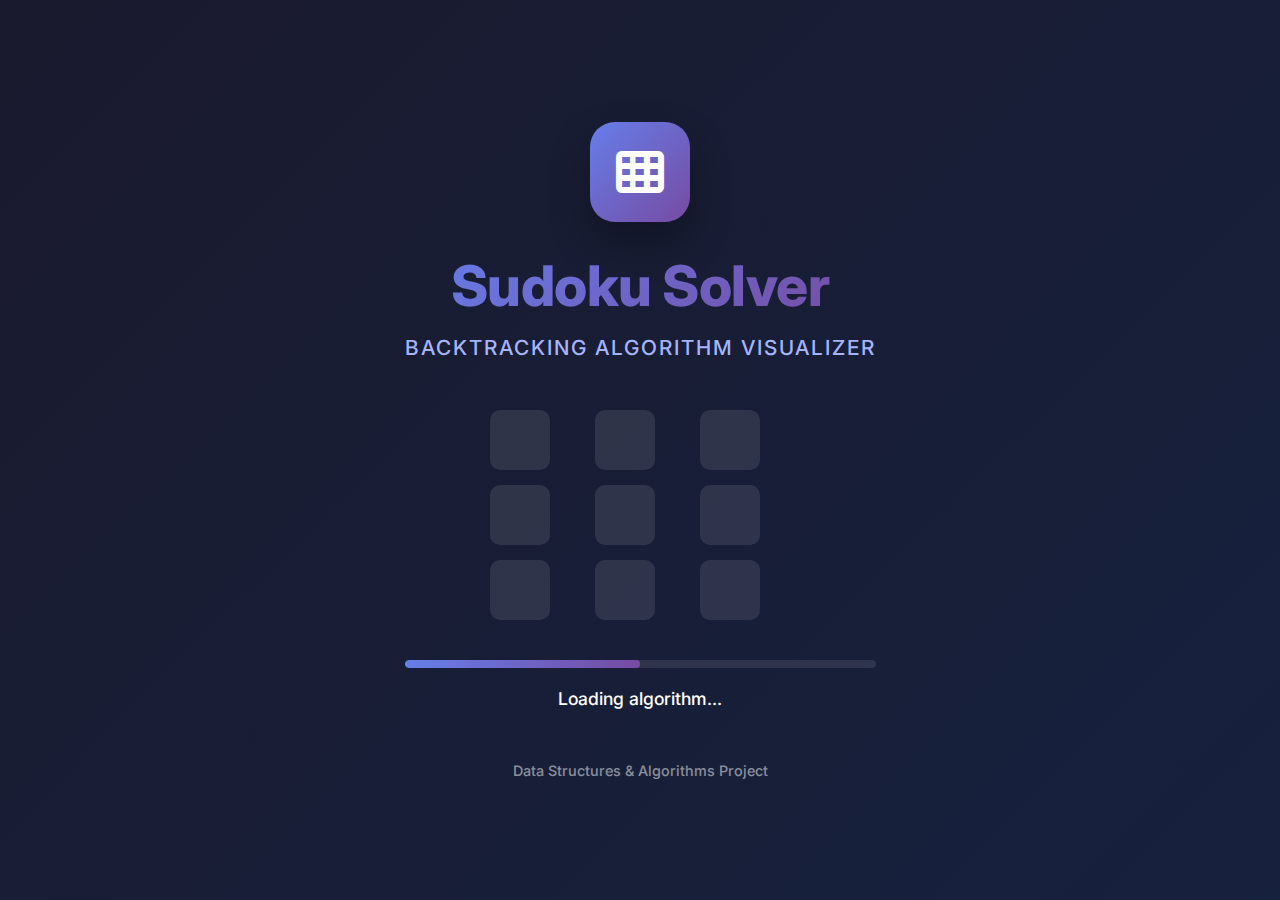
<file: index.html>
<!DOCTYPE html>
<html lang="en">
<head>
    <meta charset="UTF-8">
    <meta name="viewport" content="width=device-width, initial-scale=1.0">
    <title>Sudoku Solver | Loading...</title>
    <link rel="stylesheet" href="https://cdnjs.cloudflare.com/ajax/libs/font-awesome/6.4.0/css/all.min.css">
    <link rel="stylesheet" href="style.css">
    <link rel="preconnect" href="https://fonts.googleapis.com">
    <link rel="preconnect" href="https://fonts.gstatic.com" crossorigin>
    <link href="https://fonts.googleapis.com/css2?family=Inter:wght@300;400;500;600;700;800&display=swap" rel="stylesheet">
</head>
<body>
    <!-- Loading Screen -->
    <div class="loading-screen" id="loading-screen">
        <div class="loading-container">
            <div class="loading-logo">
                <div class="loading-icon">
                    <i class="fas fa-th"></i>
                </div>
                <h1 class="loading-title">Sudoku Solver</h1>
                <p class="loading-subtitle">Backtracking Algorithm Visualizer</p>
            </div>
            
            <div class="loading-animation">
                <div class="loading-grid">
                    <div class="grid-cell"></div>
                    <div class="grid-cell"></div>
                    <div class="grid-cell"></div>
                    <div class="grid-cell"></div>
                    <div class="grid-cell"></div>
                    <div class="grid-cell"></div>
                    <div class="grid-cell"></div>
                    <div class="grid-cell"></div>
                    <div class="grid-cell"></div>
                </div>
                <div class="loading-progress">
                    <div class="progress-bar" id="progress-bar"></div>
                </div>
                <div class="loading-text" id="loading-text">Loading...</div>
            </div>
            
            <div class="loading-footer">
                <p>Data Structures & Algorithms Project</p>
            </div>
        </div>
    </div>
    
    <!-- Main Application (Hidden Initially) -->
    <div class="main-app" id="main-app" style="display: none;">
        <!-- Main app content will be loaded here -->
    </div>

    <script>
        // Loading screen logic
        document.addEventListener('DOMContentLoaded', function() {
            const loadingScreen = document.getElementById('loading-screen');
            const mainApp = document.getElementById('main-app');
            const progressBar = document.getElementById('progress-bar');
            const loadingText = document.getElementById('loading-text');
            
            let progress = 0;
            const messages = [
                "Initializing solver...",
                "Setting up grid...",
                "Loading algorithm...",
                "Preparing UI...",
                "Almost ready..."
            ];
            
            // Simulate loading progress
            const interval = setInterval(() => {
                progress += Math.random() * 15 + 5;
                if (progress > 100) progress = 100;
                
                progressBar.style.width = progress + '%';
                
                // Update loading text
                if (progress < 20) loadingText.textContent = messages[0];
                else if (progress < 40) loadingText.textContent = messages[1];
                else if (progress < 60) loadingText.textContent = messages[2];
                else if (progress < 80) loadingText.textContent = messages[3];
                else loadingText.textContent = messages[4];
                
                // When loading is complete
                if (progress >= 100) {
                    clearInterval(interval);
                    
                    // Add fade out animation
                    loadingScreen.style.animation = 'fadeOut 0.5s ease forwards';
                    
                    // Load main app after a delay
                    setTimeout(() => {
                        loadingScreen.style.display = 'none';
                        
                        // Load the main app page
                        fetch('solver.html')
                            .then(response => response.text())
                            .then(html => {
                                mainApp.innerHTML = html;
                                mainApp.style.display = 'block';
                                mainApp.style.animation = 'fadeIn 0.5s ease forwards';
                                
                                // Load the solver CSS and JS
                                const solverScript = document.createElement('script');
                                solverScript.src = 'solver.js';
                                document.body.appendChild(solverScript);
                            })
                            .catch(error => {
                                console.error('Error loading solver:', error);
                                // Fallback: redirect to solver.html
                                window.location.href = 'solver.html';
                            });
                    }, 500);
                }
            }, 200);
            
            // Skip loading screen on click (for testing)
            loadingScreen.addEventListener('click', function() {
                clearInterval(interval);
                loadingScreen.style.animation = 'fadeOut 0.3s ease forwards';
                setTimeout(() => {
                    loadingScreen.style.display = 'none';
                    window.location.href = 'solver.html';
                }, 300);
            });
        });
    </script>
</body>
</html>
</file>
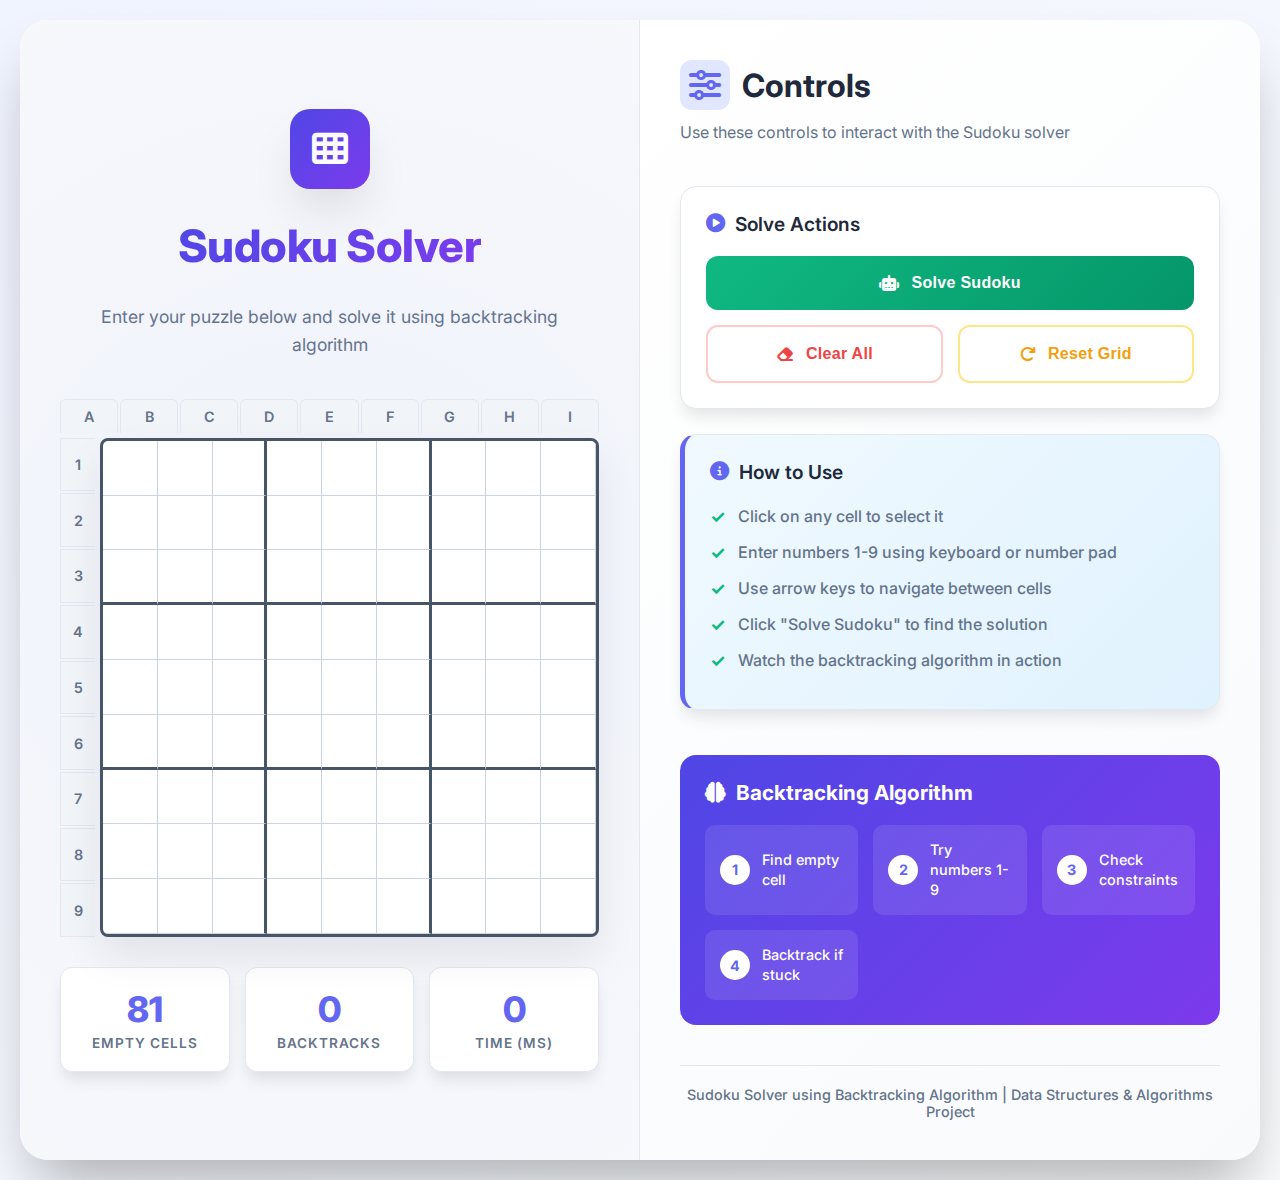
<file: solver.html>
<!DOCTYPE html>
<html lang="en">
<head>
    <meta charset="UTF-8">
    <meta name="viewport" content="width=device-width, initial-scale=1.0">
    <title>Sudoku Solver | Backtracking Algorithm</title>
    <link rel="stylesheet" href="https://cdnjs.cloudflare.com/ajax/libs/font-awesome/6.4.0/css/all.min.css">
    <link rel="stylesheet" href="style.css">
    <link rel="preconnect" href="https://fonts.googleapis.com">
    <link rel="preconnect" href="https://fonts.gstatic.com" crossorigin>
    <link href="https://fonts.googleapis.com/css2?family=Inter:wght@300;400;500;600;700;800&display=swap" rel="stylesheet">
</head>
<body>
    <div class="container">
        <!-- Left Panel: Sudoku Grid -->
        <div class="grid-panel">
            <div class="panel-header">
                <div class="logo">
                    <div class="logo-icon">
                        <i class="fas fa-th"></i>
                    </div>
                    <h1>Sudoku Solver</h1>
                </div>
                <p class="subtitle">Enter your puzzle below and solve it using backtracking algorithm</p>
            </div>
            
            <div class="sudoku-container">
                <!-- Column Labels -->
                <div class="grid-header">
                    <div class="column-label">A</div>
                    <div class="column-label">B</div>
                    <div class="column-label">C</div>
                    <div class="column-label">D</div>
                    <div class="column-label">E</div>
                    <div class="column-label">F</div>
                    <div class="column-label">G</div>
                    <div class="column-label">H</div>
                    <div class="column-label">I</div>
                </div>
                
                <!-- Main Grid -->
                <div class="grid-wrapper">
                    <!-- Row Labels -->
                    <div class="row-labels">
                        <div class="row-label">1</div>
                        <div class="row-label">2</div>
                        <div class="row-label">3</div>
                        <div class="row-label">4</div>
                        <div class="row-label">5</div>
                        <div class="row-label">6</div>
                        <div class="row-label">7</div>
                        <div class="row-label">8</div>
                        <div class="row-label">9</div>
                    </div>
                    
                    <!-- Sudoku Grid -->
                    <div class="grid-main">
                        <div id="sudoku-grid"></div>
                    </div>
                </div>
                
                <!-- Stats Panel -->
                <div class="stats-panel">
                    <div class="stat-card">
                        <div class="stat-value" id="empty-cells">81</div>
                        <div class="stat-label">Empty Cells</div>
                    </div>
                    <div class="stat-card">
                        <div class="stat-value" id="backtracks">0</div>
                        <div class="stat-label">Backtracks</div>
                    </div>
                    <div class="stat-card">
                        <div class="stat-value" id="time-taken">0</div>
                        <div class="stat-label">Time (ms)</div>
                    </div>
                </div>
            </div>
        </div>
        
        <!-- Right Panel: Controls -->
        <div class="controls-panel">
            <div class="controls-header">
                <h2><i class="fas fa-sliders-h"></i> Controls</h2>
                <p class="controls-subtitle">Use these controls to interact with the Sudoku solver</p>
            </div>
            
            <!-- Action Buttons -->
            <div class="control-group">
                <h3 class="control-title">
                    <i class="fas fa-play-circle"></i>
                    Solve Actions
                </h3>
                <div class="action-buttons">
                    <button class="action-btn btn-solve" id="solve-btn">
                        <i class="fas fa-robot"></i>
                        Solve Sudoku
                    </button>
                    <button class="action-btn btn-clear" id="clear-btn">
                        <i class="fas fa-eraser"></i>
                        Clear All
                    </button>
                    <button class="action-btn btn-reset" id="reset-btn">
                        <i class="fas fa-redo"></i>
                        Reset Grid
                    </button>
                </div>
            </div>
            
            <!-- Instructions -->
            <div class="control-group instructions">
                <h3 class="control-title">
                    <i class="fas fa-info-circle"></i>
                    How to Use
                </h3>
                <ul class="instructions-list">
                    <li>Click on any cell to select it</li>
                    <li>Enter numbers 1-9 using keyboard or number pad</li>
                    <li>Use arrow keys to navigate between cells</li>
                    <li>Click "Solve Sudoku" to find the solution</li>
                    <li>Watch the backtracking algorithm in action</li>
                </ul>
            </div>
            
            <!-- Algorithm Info -->
            <div class="algorithm-info">
                <h3><i class="fas fa-brain"></i> Backtracking Algorithm</h3>
                <div class="algorithm-steps">
                    <div class="step">
                        <div class="step-number">1</div>
                        <div class="step-text">Find empty cell</div>
                    </div>
                    <div class="step">
                        <div class="step-number">2</div>
                        <div class="step-text">Try numbers 1-9</div>
                    </div>
                    <div class="step">
                        <div class="step-number">3</div>
                        <div class="step-text">Check constraints</div>
                    </div>
                    <div class="step">
                        <div class="step-number">4</div>
                        <div class="step-text">Backtrack if stuck</div>
                    </div>
                </div>
            </div>
            
            <div class="footer">
                <p>Sudoku Solver using Backtracking Algorithm | Data Structures & Algorithms Project</p>
            </div>
        </div>
    </div>

    <script src="solver.js"></script>
</body>
</html>
</file>
<file: style.css>
/* CSS Variables */
:root {
    --primary: #6366f1;
    --primary-dark: #4f46e5;
    --primary-light: #a5b4fc;
    --secondary: #10b981;
    --secondary-dark: #059669;
    --danger: #ef4444;
    --warning: #f59e0b;
    --success: #10b981;
    --light: #f8fafc;
    --dark: #1e293b;
    --gray: #64748b;
    --gray-light: #e2e8f0;
    --gray-dark: #475569;
    --grid-bg: #ffffff;
    --cell-border: #cbd5e1;
    --thick-border: #475569;
    --highlight: #dbeafe;
    --shadow: 0 25px 50px -12px rgba(0, 0, 0, 0.15);
    --shadow-light: 0 10px 15px -3px rgba(0, 0, 0, 0.1);
    --shadow-heavy: 0 35px 60px -15px rgba(0, 0, 0, 0.3);
    --gradient: linear-gradient(135deg, #667eea 0%, #764ba2 100%);
    --gradient-dark: linear-gradient(135deg, #4f46e5 0%, #7c3aed 100%);
    --gradient-green: linear-gradient(135deg, #10b981 0%, #059669 100%);
    --gradient-red: linear-gradient(135deg, #ef4444 0%, #dc2626 100%);
    --gradient-orange: linear-gradient(135deg, #f59e0b 0%, #d97706 100%);
}

/* Reset & Base Styles */
* {
    margin: 0;
    padding: 0;
    box-sizing: border-box;
}

body {
    font-family: 'Inter', -apple-system, BlinkMacSystemFont, 'Segoe UI', sans-serif;
    background: linear-gradient(135deg, #f0f4ff 0%, #f8fafc 100%);
    min-height: 100vh;
    display: flex;
    justify-content: center;
    align-items: center;
    padding: 20px;
    color: var(--dark);
}

/* Container */
.container {
    width: 100%;
    max-width: 1400px;
    background: white;
    border-radius: 28px;
    box-shadow: var(--shadow-heavy);
    overflow: hidden;
    display: grid;
    grid-template-columns: 1fr 1fr;
    min-height: 85vh;
    transition: all 0.3s ease;
}

@media (max-width: 1024px) {
    .container {
        grid-template-columns: 1fr;
        max-width: 700px;
    }
}

/* Grid Panel */
.grid-panel {
    background: var(--light);
    padding: 40px;
    display: flex;
    flex-direction: column;
    align-items: center;
    justify-content: center;
    border-right: 1px solid var(--gray-light);
    position: relative;
    overflow: hidden;
}

.grid-panel::before {
    content: '';
    position: absolute;
    top: -50%;
    left: -50%;
    width: 200%;
    height: 200%;
    background: radial-gradient(circle, rgba(99, 102, 241, 0.05) 0%, transparent 70%);
    pointer-events: none;
}

/* Panel Header */
.panel-header {
    text-align: center;
    margin-bottom: 40px;
    width: 100%;
}

.logo {
    display: flex;
    flex-direction: column;
    align-items: center;
    gap: 20px;
    margin-bottom: 20px;
}

.logo-icon {
    background: var(--gradient-dark);
    width: 80px;
    height: 80px;
    border-radius: 20px;
    display: flex;
    align-items: center;
    justify-content: center;
    box-shadow: var(--shadow);
    transition: transform 0.3s ease;
}

.logo-icon:hover {
    transform: scale(1.05);
}

.logo-icon i {
    font-size: 36px;
    color: white;
}

.panel-header h1 {
    font-size: 2.8rem;
    font-weight: 800;
    background: var(--gradient-dark);
    -webkit-background-clip: text;
    background-clip: text;
    color: transparent;
    letter-spacing: -0.5px;
    margin: 10px 0;
}

.subtitle {
    color: var(--gray);
    font-size: 1.1rem;
    max-width: 500px;
    margin: 0 auto;
    line-height: 1.6;
    font-weight: 400;
}

/* Sudoku Container */
.sudoku-container {
    position: relative;
    width: 100%;
    max-width: 550px;
    margin: 0 auto;
}

/* Grid Header (Column Labels) */
.grid-header {
    display: grid;
    grid-template-columns: repeat(9, 1fr);
    margin-bottom: 5px;
    gap: 2px;
}

.column-label {
    text-align: center;
    font-size: 0.9rem;
    font-weight: 600;
    color: var(--gray);
    padding: 8px 0;
    background: #f1f5f9;
    border-radius: 6px 6px 0 0;
    border: 1px solid var(--gray-light);
    border-bottom: none;
}

/* Grid Wrapper */
.grid-wrapper {
    display: flex;
    position: relative;
}

/* Row Labels */
.row-labels {
    display: flex;
    flex-direction: column;
    gap: 2px;
    margin-right: 5px;
}

.row-label {
    height: calc(100% / 9);
    display: flex;
    align-items: center;
    justify-content: center;
    font-size: 0.9rem;
    font-weight: 600;
    color: var(--gray);
    padding: 0 12px;
    background: #f1f5f9;
    border: 1px solid var(--gray-light);
    border-right: none;
}

/* Main Grid */
.grid-main {
    flex: 1;
}

/* Sudoku Grid */
#sudoku-grid {
    display: grid;
    grid-template-columns: repeat(9, 1fr);
    grid-template-rows: repeat(9, 1fr);
    gap: 0;
    background: var(--thick-border);
    border: 3px solid var(--thick-border);
    border-radius: 8px;
    overflow: hidden;
    box-shadow: 0 20px 40px rgba(0, 0, 0, 0.08);
    position: relative;
}

/* Sudoku Cell */
.cell {
    width: 100%;
    aspect-ratio: 1;
    text-align: center;
    font-size: 1.8rem;
    font-weight: 700;
    border: none;
    background: white;
    transition: all 0.2s cubic-bezier(0.4, 0, 0.2, 1);
    color: var(--dark);
    outline: none;
    font-family: 'Segoe UI', Tahoma, Geneva, Verdana, sans-serif;
}

.cell:hover {
    background: var(--light);
    transform: scale(1.02);
    z-index: 2;
    box-shadow: 0 0 0 2px var(--primary-light);
}

.cell:focus {
    background: var(--highlight);
    box-shadow: 0 0 0 3px var(--primary);
    z-index: 3;
}

.cell.user-input {
    color: var(--primary-dark);
    font-weight: 800;
}

.cell.solved {
    animation: popIn 0.4s cubic-bezier(0.68, -0.55, 0.265, 1.55);
    background: linear-gradient(135deg, #f0fff4 0%, #dcfce7 100%);
    color: var(--secondary-dark);
}

.cell.error {
    background: #fef2f2;
    color: var(--danger);
    animation: shake 0.5s;
}

.cell.selected {
    background: var(--highlight);
    box-shadow: inset 0 0 0 3px var(--primary);
}

.cell.highlight-row {
    background-color: #f0f9ff !important;
}

.cell.highlight-col {
    background-color: #f0f9ff !important;
}

.cell.highlight-block {
    background-color: #e0f2fe !important;
}

/* Grid Borders */
.cell {
    border-right: 1px solid var(--cell-border);
    border-bottom: 1px solid var(--cell-border);
}

/* Thick right borders for every 3rd column */
.cell:nth-child(3n) {
    border-right: 3px solid var(--thick-border);
}

/* Remove right border for last column */
.cell:nth-child(9n) {
    border-right: 1px solid var(--cell-border);
}

/* Thick bottom borders for every 3rd row */
.cell:nth-child(n+19):nth-child(-n+27),
.cell:nth-child(n+46):nth-child(-n+54) {
    border-bottom: 3px solid var(--thick-border);
}

/* Remove bottom border for last row */
.cell:nth-child(n+73):nth-child(-n+81) {
    border-bottom: 1px solid var(--cell-border);
}

/* Stats Panel */
.stats-panel {
    display: grid;
    grid-template-columns: repeat(3, 1fr);
    gap: 15px;
    margin-top: 30px;
    width: 100%;
}

.stat-card {
    background: white;
    padding: 20px;
    border-radius: 12px;
    text-align: center;
    border: 1px solid var(--gray-light);
    transition: all 0.3s ease;
    box-shadow: var(--shadow-light);
}

.stat-card:hover {
    transform: translateY(-5px);
    box-shadow: var(--shadow);
}

.stat-value {
    font-size: 2.2rem;
    font-weight: 800;
    color: var(--primary);
    margin-bottom: 5px;
}

.stat-label {
    font-size: 0.85rem;
    color: var(--gray);
    text-transform: uppercase;
    letter-spacing: 1px;
    font-weight: 600;
}

/* Controls Panel */
.controls-panel {
    padding: 40px;
    background: linear-gradient(135deg, #ffffff 0%, #f8fafc 100%);
    display: flex;
    flex-direction: column;
}

.controls-header {
    margin-bottom: 40px;
}

.controls-header h2 {
    font-size: 2rem;
    font-weight: 700;
    color: var(--dark);
    margin-bottom: 10px;
    display: flex;
    align-items: center;
    gap: 12px;
}

.controls-header h2 i {
    color: var(--primary);
    background: #e0e7ff;
    width: 50px;
    height: 50px;
    border-radius: 12px;
    display: flex;
    align-items: center;
    justify-content: center;
}

.controls-subtitle {
    color: var(--gray);
    font-size: 1rem;
    line-height: 1.6;
}

/* Control Groups */
.control-group {
    background: white;
    border-radius: 16px;
    padding: 25px;
    margin-bottom: 25px;
    box-shadow: var(--shadow-light);
    border: 1px solid var(--gray-light);
    transition: transform 0.3s ease;
}

.control-group:hover {
    transform: translateY(-2px);
}

.control-title {
    font-size: 1.2rem;
    font-weight: 600;
    color: var(--dark);
    margin-bottom: 20px;
    display: flex;
    align-items: center;
    gap: 10px;
}

.control-title i {
    color: var(--primary);
}

/* Action Buttons */
.action-buttons {
    display: grid;
    grid-template-columns: repeat(2, 1fr);
    gap: 15px;
}

.action-btn {
    padding: 18px 24px;
    font-size: 1rem;
    font-weight: 600;
    border: none;
    border-radius: 12px;
    cursor: pointer;
    transition: all 0.3s cubic-bezier(0.4, 0, 0.2, 1);
    display: flex;
    align-items: center;
    justify-content: center;
    gap: 12px;
    letter-spacing: 0.3px;
    position: relative;
    overflow: hidden;
}

.action-btn::before {
    content: '';
    position: absolute;
    top: 0;
    left: -100%;
    width: 100%;
    height: 100%;
    background: linear-gradient(90deg, transparent, rgba(255,255,255,0.2), transparent);
    transition: 0.5s;
}

.action-btn:hover::before {
    left: 100%;
}

.action-btn:hover {
    transform: translateY(-3px);
    box-shadow: 0 10px 25px rgba(0, 0, 0, 0.15);
}

.btn-solve {
    background: var(--gradient-green);
    color: white;
    grid-column: span 2;
}

.btn-solve:hover {
    background: var(--gradient);
}

.btn-clear {
    background: white;
    color: var(--danger);
    border: 2px solid #fecaca;
}

.btn-clear:hover {
    background: var(--gradient-red);
    color: white;
    border-color: var(--danger);
}

.btn-reset {
    background: white;
    color: var(--warning);
    border: 2px solid #fde68a;
}

.btn-reset:hover {
    background: var(--gradient-orange);
    color: white;
    border-color: var(--warning);
}

/* Number Pad */
.number-pad {
    display: grid;
    grid-template-columns: repeat(5, 1fr);
    gap: 12px;
}

.num-btn {
    padding: 18px 0;
    font-size: 1.4rem;
    font-weight: 700;
    background: white;
    border: 2px solid var(--gray-light);
    border-radius: 10px;
    cursor: pointer;
    transition: all 0.2s cubic-bezier(0.4, 0, 0.2, 1);
    color: var(--dark);
    position: relative;
    overflow: hidden;
}

.num-btn:hover {
    background: var(--primary);
    color: white;
    border-color: var(--primary);
    transform: scale(1.05);
    box-shadow: 0 5px 15px rgba(99, 102, 241, 0.3);
}

.clear-btn {
    background: #fef2f2;
    color: var(--danger);
    border-color: #fecaca;
    grid-column: span 2;
}

.clear-btn:hover {
    background: var(--gradient-red);
    color: white;
    border-color: var(--danger);
}

/* Instructions */
.instructions {
    background: linear-gradient(135deg, #f0f9ff 0%, #e0f2fe 100%);
    border-left: 5px solid var(--primary);
}

.instructions-list {
    list-style: none;
}

.instructions-list li {
    margin-bottom: 12px;
    padding-left: 28px;
    position: relative;
    color: var(--gray);
    line-height: 1.5;
    font-weight: 500;
}

.instructions-list li:before {
    content: '✓';
    position: absolute;
    left: 0;
    color: var(--success);
    font-weight: bold;
    font-size: 1.1rem;
}

/* Algorithm Info */
.algorithm-info {
    background: var(--gradient-dark);
    color: white;
    padding: 25px;
    border-radius: 16px;
    margin-top: 20px;
}

.algorithm-info h3 {
    font-size: 1.3rem;
    margin-bottom: 20px;
    display: flex;
    align-items: center;
    gap: 10px;
}

.algorithm-steps {
    display: grid;
    grid-template-columns: repeat(auto-fit, minmax(120px, 1fr));
    gap: 15px;
}

.step {
    background: rgba(255, 255, 255, 0.1);
    padding: 15px;
    border-radius: 10px;
    display: flex;
    align-items: center;
    gap: 12px;
    transition: transform 0.3s ease;
}

.step:hover {
    transform: translateY(-3px);
    background: rgba(255, 255, 255, 0.15);
}

.step-number {
    background: white;
    color: var(--primary);
    width: 30px;
    height: 30px;
    border-radius: 50%;
    display: flex;
    align-items: center;
    justify-content: center;
    font-weight: 700;
    flex-shrink: 0;
    font-size: 0.9rem;
}

.step-text {
    font-size: 0.9rem;
    line-height: 1.4;
    font-weight: 500;
}

/* Footer */
.footer {
    text-align: center;
    margin-top: 40px;
    padding-top: 20px;
    border-top: 1px solid var(--gray-light);
    color: var(--gray);
    font-size: 0.9rem;
    font-weight: 500;
}

/* Animations */
@keyframes popIn {
    0% {
        transform: scale(0.8);
        opacity: 0;
    }
    70% {
        transform: scale(1.1);
    }
    100% {
        transform: scale(1);
        opacity: 1;
    }
}

@keyframes shake {
    0%, 100% { transform: translateX(0); }
    10%, 30%, 50%, 70%, 90% { transform: translateX(-2px); }
    20%, 40%, 60%, 80% { transform: translateX(2px); }
}

@keyframes slideIn {
    from {
        opacity: 0;
        transform: translateY(20px);
    }
    to {
        opacity: 1;
        transform: translateY(0);
    }
}

@keyframes pulse {
    0% {
        box-shadow: 0 0 0 0 rgba(99, 102, 241, 0.4);
    }
    70% {
        box-shadow: 0 0 0 6px rgba(99, 102, 241, 0);
    }
    100% {
        box-shadow: 0 0 0 0 rgba(99, 102, 241, 0);
    }
}

/* Responsive Design */
@media (max-width: 768px) {
    .container {
        min-height: auto;
    }
    
    .grid-panel, .controls-panel {
        padding: 25px;
    }
    
    .panel-header h1 {
        font-size: 2.2rem;
    }
    
    .cell {
        font-size: 1.5rem;
    }
    
    .action-buttons {
        grid-template-columns: 1fr;
    }
    
    .btn-solve {
        grid-column: span 1;
    }
    
    .stats-panel {
        grid-template-columns: repeat(2, 1fr);
    }
    
    .algorithm-steps {
        grid-template-columns: repeat(2, 1fr);
    }
}

@media (max-width: 480px) {
    .cell {
        font-size: 1.3rem;
    }
    
    .number-pad {
        grid-template-columns: repeat(3, 1fr);
    }
    
    .stats-panel {
        grid-template-columns: 1fr;
    }
    
    .algorithm-steps {
        grid-template-columns: 1fr;
    }
    
    .control-title {
        font-size: 1.1rem;
    }
    
    .action-btn {
        padding: 15px 20px;
        font-size: 0.9rem;
    }
    
    .num-btn {
        padding: 15px 0;
        font-size: 1.2rem;
    }
}

/* Loading Screen Styles */
.loading-screen {
    position: fixed;
    top: 0;
    left: 0;
    width: 100%;
    height: 100%;
    background: linear-gradient(135deg, #1a1a2e 0%, #16213e 100%);
    display: flex;
    justify-content: center;
    align-items: center;
    z-index: 9999;
    animation: fadeIn 0.5s ease;
}

.loading-container {
    text-align: center;
    max-width: 600px;
    padding: 40px;
    animation: slideUp 0.8s ease;
}

.loading-logo {
    margin-bottom: 50px;
}

.loading-icon {
    background: linear-gradient(135deg, #667eea 0%, #764ba2 100%);
    width: 100px;
    height: 100px;
    border-radius: 25px;
    display: flex;
    align-items: center;
    justify-content: center;
    margin: 0 auto 30px;
    box-shadow: 0 20px 40px rgba(0, 0, 0, 0.3);
    animation: pulse 2s infinite;
}

.loading-icon i {
    font-size: 48px;
    color: white;
}

.loading-title {
    font-size: 3.5rem;
    font-weight: 800;
    background: linear-gradient(135deg, #667eea 0%, #764ba2 100%);
    -webkit-background-clip: text;
    background-clip: text;
    color: transparent;
    margin-bottom: 15px;
    letter-spacing: -0.5px;
}

.loading-subtitle {
    color: #a5b4fc;
    font-size: 1.3rem;
    font-weight: 500;
    letter-spacing: 2px;
    text-transform: uppercase;
}

/* Loading Animation */
.loading-animation {
    margin: 50px 0;
}

.loading-grid {
    display: grid;
    grid-template-columns: repeat(3, 1fr);
    gap: 15px;
    margin-bottom: 30px;
    justify-content: center;
    max-width: 300px;
    margin: 0 auto 40px;
}

.grid-cell {
    width: 60px;
    height: 60px;
    background: rgba(255, 255, 255, 0.1);
    border-radius: 10px;
    animation: cellPulse 1.5s infinite;
}

.grid-cell:nth-child(1) { animation-delay: 0s; }
.grid-cell:nth-child(2) { animation-delay: 0.1s; }
.grid-cell:nth-child(3) { animation-delay: 0.2s; }
.grid-cell:nth-child(4) { animation-delay: 0.3s; }
.grid-cell:nth-child(5) { animation-delay: 0.4s; }
.grid-cell:nth-child(6) { animation-delay: 0.5s; }
.grid-cell:nth-child(7) { animation-delay: 0.6s; }
.grid-cell:nth-child(8) { animation-delay: 0.7s; }
.grid-cell:nth-child(9) { animation-delay: 0.8s; }

.loading-progress {
    width: 100%;
    height: 8px;
    background: rgba(255, 255, 255, 0.1);
    border-radius: 4px;
    overflow: hidden;
    margin-bottom: 20px;
}

.progress-bar {
    height: 100%;
    background: linear-gradient(90deg, #667eea 0%, #764ba2 100%);
    width: 0%;
    border-radius: 4px;
    transition: width 0.3s ease;
}

.loading-text {
    color: white;
    font-size: 1.1rem;
    font-weight: 500;
    margin-top: 20px;
    height: 24px;
}

.loading-footer {
    margin-top: 50px;
    color: rgba(255, 255, 255, 0.5);
    font-size: 0.9rem;
    font-weight: 500;
}

/* Loading Animations */
@keyframes pulse {
    0% {
        transform: scale(1);
        box-shadow: 0 0 0 0 rgba(102, 126, 234, 0.7);
    }
    70% {
        transform: scale(1.05);
        box-shadow: 0 0 0 20px rgba(102, 126, 234, 0);
    }
    100% {
        transform: scale(1);
        box-shadow: 0 0 0 0 rgba(102, 126, 234, 0);
    }
}

@keyframes cellPulse {
    0%, 100% {
        background: rgba(255, 255, 255, 0.1);
        transform: scale(1);
    }
    50% {
        background: rgba(102, 126, 234, 0.5);
        transform: scale(1.1);
    }
}

@keyframes slideUp {
    from {
        opacity: 0;
        transform: translateY(50px);
    }
    to {
        opacity: 1;
        transform: translateY(0);
    }
}

@keyframes fadeOut {
    from {
        opacity: 1;
    }
    to {
        opacity: 0;
        visibility: hidden;
    }
}

@keyframes fadeIn {
    from {
        opacity: 0;
    }
    to {
        opacity: 1;
    }
}

/* Main App Fade In */
.main-app {
    animation: fadeIn 0.5s ease;
}

/* Responsive Design for Loading Screen */
@media (max-width: 768px) {
    .loading-container {
        padding: 20px;
    }
    
    .loading-icon {
        width: 80px;
        height: 80px;
    }
    
    .loading-icon i {
        font-size: 36px;
    }
    
    .loading-title {
        font-size: 2.5rem;
    }
    
    .loading-subtitle {
        font-size: 1.1rem;
    }
    
    .grid-cell {
        width: 50px;
        height: 50px;
    }
}

@media (max-width: 480px) {
    .loading-title {
        font-size: 2rem;
    }
    
    .loading-subtitle {
        font-size: 0.9rem;
        letter-spacing: 1px;
    }
    
    .grid-cell {
        width: 40px;
        height: 40px;
    }
}
</file>
